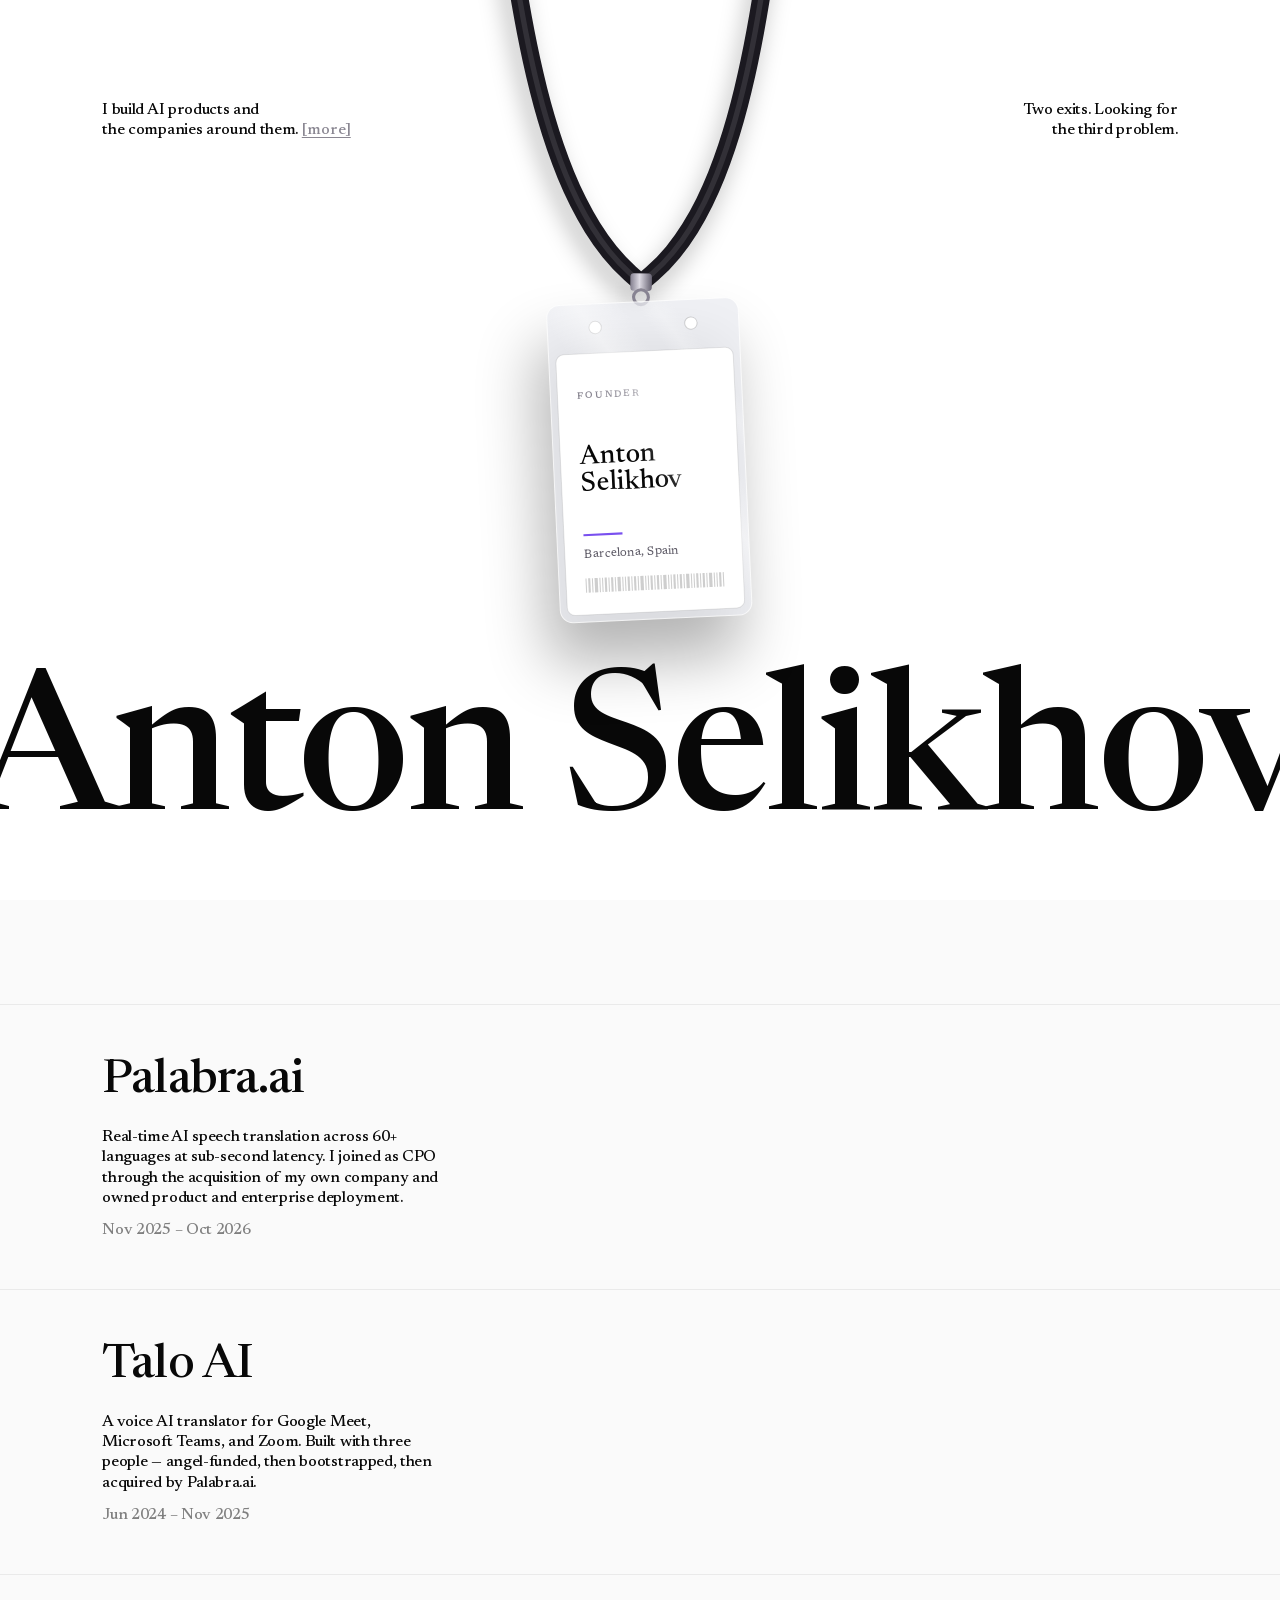
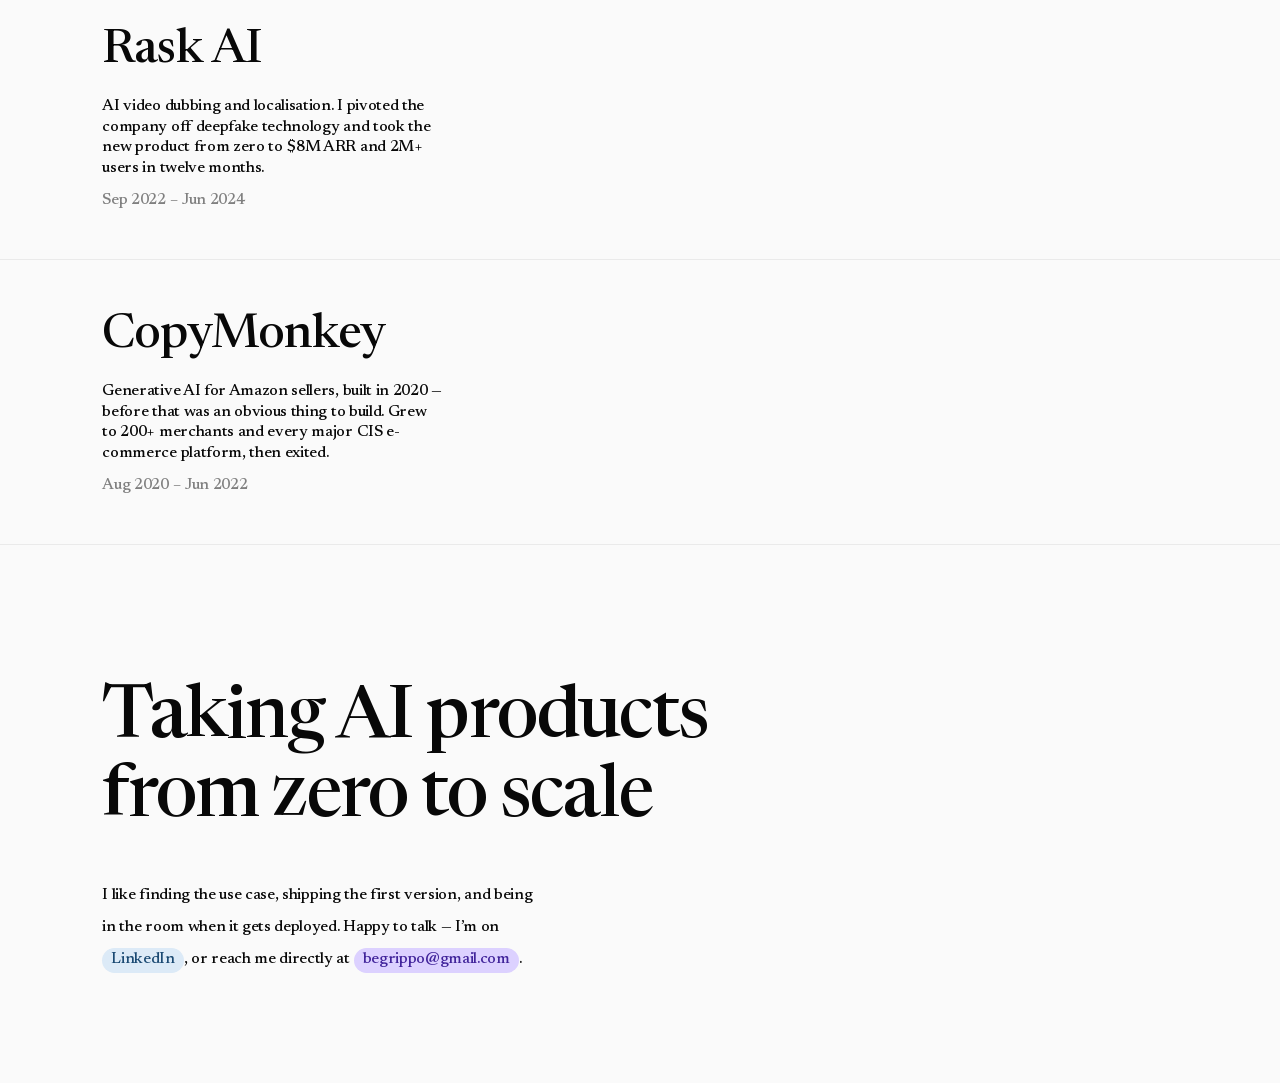
<file: index.html>
<!doctype html>
<html lang="en" data-theme="light">
	<head>
		<meta charset="utf-8" />
		<meta name="viewport" content="width=device-width, initial-scale=1" />
		<meta name="text-scale" content="scale" />
		<link
			rel="preload"
			href="/fonts/newsreader/Newsreader-latin.woff2"
			as="font"
			type="font/woff2"
			crossorigin
		/>
		<link rel="icon" href="/favicon.svg" type="image/svg+xml" />
		<link rel="icon" href="/favicon-32.png" sizes="32x32" type="image/png" />
		<link rel="apple-touch-icon" href="/apple-touch-icon.png" />
		<meta name="theme-color" content="#fafafa" />
		<link href="./_app/immutable/entry/start.733WW_oO.js" rel="modulepreload">
		<link href="./_app/immutable/entry/payload.DSmR2FwN.js" rel="modulepreload">
		<link href="./_app/immutable/chunks/BaNbYf_w.js" rel="modulepreload">
		<link href="./_app/immutable/chunks/BLatfoVK.js" rel="modulepreload">
		<link href="./_app/immutable/chunks/CW6COAmq.js" rel="modulepreload">
		<link href="./_app/immutable/chunks/ByrbAhcS.js" rel="modulepreload">
		<link href="./_app/immutable/chunks/ramCx9P5.js" rel="modulepreload">
		<link href="./_app/immutable/entry/app.BUULMdyA.js" rel="modulepreload">
		<link href="./_app/immutable/nodes/0.e8-HFCi4.js" rel="modulepreload">
		<link href="./_app/immutable/chunks/DK3Fl9T5.js" rel="modulepreload">
		<link href="./_app/immutable/nodes/2.D6LF6e0x.js" rel="modulepreload">
		<link href="./_app/immutable/chunks/DLRnGTg5.js" rel="modulepreload">
		<link href="./_app/immutable/chunks/DOSfwYuf.js" rel="modulepreload">
		<!--kj5o6g--><meta name="description" content="Founder and product leader. Ten years building AI products — two exits, and one pivot that went from zero to $8M ARR in twelve months."/> <link rel="canonical" href="https://begrippo.github.io/"/> <meta property="og:type" content="website"/> <meta property="og:site_name" content="Anton Selikhov"/> <meta property="og:url" content="https://begrippo.github.io/"/> <meta property="og:title" content="Anton Selikhov"/> <meta property="og:description" content="Founder and product leader. Ten years building AI products — two exits, and one pivot that went from zero to $8M ARR in twelve months."/> <meta property="og:image" content="https://begrippo.github.io/card.png"/> <meta property="og:image:width" content="1200"/> <meta property="og:image:height" content="630"/> <meta property="og:image:type" content="image/png"/> <meta property="og:image:alt" content="Anton Selikhov — I build AI products and the companies around them."/> <meta name="twitter:card" content="summary_large_image"/> <meta name="twitter:title" content="Anton Selikhov"/> <meta name="twitter:description" content="Founder and product leader. Ten years building AI products — two exits, and one pivot that went from zero to $8M ARR in twelve months."/> <meta name="twitter:image" content="https://begrippo.github.io/card.png"/> <meta name="twitter:image:alt" content="Anton Selikhov — I build AI products and the companies around them."/><!----><title>Anton Selikhov</title>
		<link href="./_app/immutable/assets/0.CdhJrzRX.css" rel="stylesheet">
		<link href="./_app/immutable/assets/2.iIN3LIlN.css" rel="stylesheet">
	</head>
	<body data-sveltekit-preload-data="hover">
		<div style="display: contents"><!--[--><!--[--><!--[0--><!--[--><!--[--><!--[-1--><!--[--><!----> <a class="skip" href="#work">Skip to work</a> <main><section class="hero svelte-1q37ri0" aria-label="Introduction"><p class="intro svelte-1q37ri0"><!--[--><!---->I build AI products and<!--[0--><br/><!--]--><!---->the companies around them.<!--[-1--><!--]--><!--]--> <button type="button" class="more svelte-1q37ri0" aria-haspopup="dialog">[more]</button></p> <p class="status svelte-1q37ri0"><!--[--><!---->Two exits. Looking for<!--[0--><br/><!--]--><!---->the third problem.<!--[-1--><!--]--><!--]--></p> <h1 class="svelte-1q37ri0"><span class="svelte-1q37ri0">Anton</span> <span class="svelte-1q37ri0">Selikhov</span></h1> <canvas aria-label="A conference badge for Anton Selikhov hanging from a lanyard. Drag it to swing it." class="svelte-dtbgkf"></canvas><!----></section><!----> <section id="work" aria-label="Selected work" class="svelte-17ndl8v"><!--[--><a class="project svelte-17ndl8v" href="/work/palabra/"><div class="label svelte-17ndl8v"><div class="copy svelte-17ndl8v"><h2 class="svelte-17ndl8v">Palabra.ai</h2> <p class="svelte-17ndl8v">Real-time AI speech translation across 60+ languages at sub-second latency. I joined as CPO through the acquisition of my own company and owned product and enterprise deployment.</p> <p class="date svelte-17ndl8v">Nov 2025 – Oct 2026</p></div></div> <!--[0--><div class="previews svelte-17ndl8v" aria-hidden="true"><!--[--><img src="/work/palabra/placeholder-1.svg" alt="" class="preview preview-0 svelte-17ndl8v" loading="lazy" decoding="async"/><img src="/work/palabra/placeholder-2.svg" alt="" class="preview preview-1 svelte-17ndl8v" loading="lazy" decoding="async"/><img src="/work/palabra/placeholder-3.svg" alt="" class="preview preview-2 svelte-17ndl8v" loading="lazy" decoding="async"/><!--]--></div><!--]--></a><a class="project svelte-17ndl8v" href="/work/talo/"><div class="label svelte-17ndl8v"><div class="copy svelte-17ndl8v"><h2 class="svelte-17ndl8v">Talo AI</h2> <p class="svelte-17ndl8v">A voice AI translator for Google Meet, Microsoft Teams, and Zoom. Built with three people — angel-funded, then bootstrapped, then acquired by Palabra.ai.</p> <p class="date svelte-17ndl8v">Jun 2024 – Nov 2025</p></div></div> <!--[0--><div class="previews svelte-17ndl8v" aria-hidden="true"><!--[--><img src="/work/talo/placeholder-1.svg" alt="" class="preview preview-0 svelte-17ndl8v" loading="lazy" decoding="async"/><img src="/work/talo/placeholder-2.svg" alt="" class="preview preview-1 svelte-17ndl8v" loading="lazy" decoding="async"/><img src="/work/talo/placeholder-3.svg" alt="" class="preview preview-2 svelte-17ndl8v" loading="lazy" decoding="async"/><!--]--></div><!--]--></a><a class="project svelte-17ndl8v" href="/work/rask/"><div class="label svelte-17ndl8v"><div class="copy svelte-17ndl8v"><h2 class="svelte-17ndl8v">Rask AI</h2> <p class="svelte-17ndl8v">AI video dubbing and localisation. I pivoted the company off deepfake technology and took the new product from zero to $8M ARR and 2M+ users in twelve months.</p> <p class="date svelte-17ndl8v">Sep 2022 – Jun 2024</p></div></div> <!--[0--><div class="previews svelte-17ndl8v" aria-hidden="true"><!--[--><img src="/work/rask/placeholder-1.svg" alt="" class="preview preview-0 svelte-17ndl8v" loading="lazy" decoding="async"/><img src="/work/rask/placeholder-2.svg" alt="" class="preview preview-1 svelte-17ndl8v" loading="lazy" decoding="async"/><img src="/work/rask/placeholder-3.svg" alt="" class="preview preview-2 svelte-17ndl8v" loading="lazy" decoding="async"/><!--]--></div><!--]--></a><a class="project svelte-17ndl8v" href="/work/copymonkey/"><div class="label svelte-17ndl8v"><div class="copy svelte-17ndl8v"><h2 class="svelte-17ndl8v">CopyMonkey</h2> <p class="svelte-17ndl8v">Generative AI for Amazon sellers, built in 2020 — before that was an obvious thing to build. Grew to 200+ merchants and every major CIS e-commerce platform, then exited.</p> <p class="date svelte-17ndl8v">Aug 2020 – Jun 2022</p></div></div> <!--[0--><div class="previews svelte-17ndl8v" aria-hidden="true"><!--[--><img src="/work/copymonkey/placeholder-1.svg" alt="" class="preview preview-0 svelte-17ndl8v" loading="lazy" decoding="async"/><img src="/work/copymonkey/placeholder-2.svg" alt="" class="preview preview-1 svelte-17ndl8v" loading="lazy" decoding="async"/><img src="/work/copymonkey/placeholder-3.svg" alt="" class="preview preview-2 svelte-17ndl8v" loading="lazy" decoding="async"/><!--]--></div><!--]--></a><!--]--></section><!----></main> <footer class="svelte-jz8lnl"><h2 class="svelte-jz8lnl"><!--[--><!---->Taking AI products<!--[0--><br/><!--]--><!---->from zero to scale<!--[-1--><!--]--><!--]--></h2> <p class="svelte-jz8lnl">I like finding the use case, shipping the first version, and being in the room when it
		gets deployed. Happy to talk — I’m on <!--[--><a class="social svelte-jz8lnl" href="https://linkedin.com/in/anton-selikhov" target="_blank" rel="noopener noreferrer"><span class="pill linkedin svelte-jz8lnl">LinkedIn</span></a>,<!--]--> or reach me directly at <a class="social svelte-jz8lnl" href="mailto:begrippo@gmail.com"><span class="pill email svelte-jz8lnl">begrippo@gmail.com</span></a>.</p></footer><!----> <dialog aria-labelledby="about-title" class="svelte-7hpc9t"><div class="panel svelte-7hpc9t"><div class="intro"><header class="svelte-7hpc9t"><h2 id="about-title" class="svelte-7hpc9t">About</h2> <button type="button" class="close svelte-7hpc9t" aria-label="Close"><svg viewBox="0 0 24 24" width="24" height="24" fill="none" stroke="currentColor" stroke-width="1.5" stroke-linecap="round" aria-hidden="true"><path d="M18 6 6 18M6 6l12 12"></path></svg></button></header> <div class="bio svelte-7hpc9t"><!--[--><p class="svelte-7hpc9t">I’m a founder and product leader. Two exits, and before that a pivot that took a company from zero to $8M ARR in twelve months.</p><p class="svelte-7hpc9t">I like the whole arc: finding the use case, shipping the first version, then sitting in the room where an enterprise decides whether to deploy it. I’ve done that with DHL, Deloitte, Paramount, and Hyundai.</p><p class="svelte-7hpc9t">Based in Barcelona, open to relocation.</p><!--]--></div></div> <!--[0--><div class="headshot svelte-7hpc9t"><img src="/assets/headshot.webp" alt="Anton at a desk with a laptop, in front of a chalkboard wall." width="1400" height="933" loading="lazy" decoding="async" class="svelte-7hpc9t"/> <!--[-1--><!--]--></div><!--]--> <section aria-labelledby="experience-title"><h3 id="experience-title" class="svelte-7hpc9t">Experience</h3> <ol class="experience svelte-7hpc9t"><!--[--><li class="svelte-7hpc9t"><span class="years svelte-7hpc9t">2025 – 2026</span> <span class="company svelte-7hpc9t">Palabra.ai</span> <span class="role svelte-7hpc9t">Chief Product Officer</span></li><li class="svelte-7hpc9t"><span class="years svelte-7hpc9t">2024 – 2025</span> <span class="company svelte-7hpc9t">Talo AI</span> <span class="role svelte-7hpc9t">Founder &amp; CEO — acquired</span></li><li class="svelte-7hpc9t"><span class="years svelte-7hpc9t">2022 – 2024</span> <span class="company svelte-7hpc9t">Rask AI</span> <span class="role svelte-7hpc9t">Chief Product Officer</span></li><li class="svelte-7hpc9t"><span class="years svelte-7hpc9t">2020 – 2022</span> <span class="company svelte-7hpc9t">CopyMonkey</span> <span class="role svelte-7hpc9t">Founder &amp; CEO — exited</span></li><li class="svelte-7hpc9t"><span class="years svelte-7hpc9t">2020</span> <span class="company svelte-7hpc9t">Watchout!AI</span> <span class="role svelte-7hpc9t">Founder &amp; CEO</span></li><li class="svelte-7hpc9t"><span class="years svelte-7hpc9t">2016 – 2019</span> <span class="company svelte-7hpc9t">Kaspersky</span> <span class="role svelte-7hpc9t">Product Owner, Anti-Cheat</span></li><li class="svelte-7hpc9t"><span class="years svelte-7hpc9t">2014 – 2016</span> <span class="company svelte-7hpc9t">RAIDIX</span> <span class="role svelte-7hpc9t">Quality Manager</span></li><!--]--></ol></section> <section aria-labelledby="education-title"><h3 id="education-title" class="svelte-7hpc9t">Education</h3> <ol class="experience stacked svelte-7hpc9t"><li class="svelte-7hpc9t"><span class="years svelte-7hpc9t">2011 – 2015</span> <span class="stack svelte-7hpc9t"><span class="company svelte-7hpc9t">B.S. Software Engineering</span> <span class="role svelte-7hpc9t">Peter the Great St. Petersburg Polytechnic University</span></span></li></ol></section> <section aria-labelledby="languages-title"><h3 id="languages-title" class="svelte-7hpc9t">Languages</h3> <ol class="experience svelte-7hpc9t"><!--[--><li class="svelte-7hpc9t"><span class="years svelte-7hpc9t"></span> <span class="company svelte-7hpc9t">English</span> <span class="role svelte-7hpc9t">Full Professional</span></li><li class="svelte-7hpc9t"><span class="years svelte-7hpc9t"></span> <span class="company svelte-7hpc9t">Russian</span> <span class="role svelte-7hpc9t">Native</span></li><!--]--></ol></section></div></dialog><!----><!--]--><!--]--><!--]--><!----><!--]--><!--]--><!--]--><!----> <!--[-1--><!--]--><!--]-->
			
			<script>
				{
					__sveltekit_zrsbjy = {
						base: new URL(".", location).pathname.slice(0, -1),
						version: "1791044601046"
					};

					const element = document.currentScript.parentElement;

					import("./_app/immutable/entry/start.733WW_oO.js").then(async (kit) => {
						kit.init(__sveltekit_zrsbjy);
						const app = await import("./_app/immutable/entry/app.BUULMdyA.js");
						kit.start(app, element, {
							node_ids: [0, 2],
							data: [null,null],
							form: null,
							error: null
						});
					});
				}
			</script>
		</div>
	</body>
</html>
</file>
<file: _app/immutable/assets/0.CdhJrzRX.css>
@font-face{font-family:Newsreader;src:url(../../../fonts/newsreader/Newsreader-latin.woff2)format("woff2");unicode-range:U+??,U+131,U+152-153,U+2BB-2BC,U+2C6,U+2DA,U+2DC,U+304,U+308,U+329,U+2000-206F,U+20AC,U+2122,U+2191,U+2193,U+2212,U+2215,U+FEFF,U+FFFD;font-style:normal;font-weight:200 800;font-display:swap}@font-face{font-family:Newsreader;src:url(../../../fonts/newsreader/Newsreader-latin-ext.woff2)format("woff2");unicode-range:U+100-2BA,U+2BD-2C5,U+2C7-2CC,U+2CE-2D7,U+2DD-2FF,U+304,U+308,U+329,U+1D00-1DBF,U+1E00-1E9F,U+1EF2-1EFF,U+2020,U+20A0-20AB,U+20AD-20C0,U+2113,U+2C60-2C7F,U+A720-A7FF;font-style:normal;font-weight:200 800;font-display:swap}@font-face{font-family:Newsreader;src:url(/fonts/newsreader/Newsreader-Italic-latin.woff2)format("woff2");unicode-range:U+??,U+131,U+152-153,U+2BB-2BC,U+2C6,U+2DA,U+2DC,U+304,U+308,U+329,U+2000-206F,U+20AC,U+2122,U+2191,U+2193,U+2212,U+2215,U+FEFF,U+FFFD;font-style:italic;font-weight:200 800;font-display:swap}@font-face{font-family:Newsreader;src:url(/fonts/newsreader/Newsreader-Italic-latin-ext.woff2)format("woff2");unicode-range:U+100-2BA,U+2BD-2C5,U+2C7-2CC,U+2CE-2D7,U+2DD-2FF,U+304,U+308,U+329,U+1D00-1DBF,U+1E00-1E9F,U+1EF2-1EFF,U+2020,U+20A0-20AB,U+20AD-20C0,U+2113,U+2C60-2C7F,U+A720-A7FF;font-style:italic;font-weight:200 800;font-display:swap}:root{--font:"Newsreader", Georgia, "Times New Roman", serif;--ink:#080808;--ink-soft:#5b5864;--ink-mute:#77747f;--ink-faint:#8a8792;--rule:#eaeaea;--rule-soft:#eceaf0;--paper:#fafafa;--card:#fff;--accent:#7950ef;--selection:#dcd1ff;--ease-out:cubic-bezier(.23, 1, .32, 1);--page-gutter:clamp(32px, 8vw, 128px);color:var(--ink);background:var(--paper);font-family:var(--font);font-synthesis:none;-webkit-font-smoothing:antialiased;-moz-osx-font-smoothing:grayscale;font-weight:500}*{box-sizing:border-box}body{margin:0}h1,h2,h3,p{margin:0;font-weight:500}a{color:inherit;text-decoration:none}button{font:inherit}img{max-width:100%}::selection{background:var(--selection)}a:focus-visible,button:focus-visible{outline:2px solid var(--accent);outline-offset:8px}html{scroll-behavior:auto}.skip{z-index:50;background:var(--card);padding:12px;position:fixed;top:16px;left:16px;transform:translateY(-200%)}.skip:focus{transform:none}
</file>
<file: _app/immutable/assets/2.iIN3LIlN.css>
dialog.svelte-7hpc9t{background:0 0;border:0;width:100vw;max-width:none;height:100dvh;max-height:none;margin:0;padding:0;transition:background .4s;position:fixed;inset:0}dialog.shown.svelte-7hpc9t{background:#0000001f}dialog.svelte-7hpc9t::backdrop{background:0 0}.panel.svelte-7hpc9t{background:var(--card);overscroll-behavior:contain;width:min(520px,100vw);transition:transform .45s var(--ease-out);flex-direction:column;gap:clamp(24px,4vh,40px);padding:clamp(32px,5vh,56px) 56px;font-weight:400;display:flex;position:absolute;top:0;bottom:0;left:0;overflow-y:auto;transform:translate(-100%)}.shown.svelte-7hpc9t .panel:where(.svelte-7hpc9t){transform:none}header.svelte-7hpc9t{justify-content:space-between;align-items:flex-start;margin-bottom:32px;display:flex}h2.svelte-7hpc9t{letter-spacing:-.02em;font-size:48px;font-weight:400;line-height:1.1}.close.svelte-7hpc9t{width:40px;height:40px;color:var(--ink);cursor:pointer;background:0 0;border:0;border-radius:999px;place-items:center;margin:2px -8px 0 0;padding:0;transition:background .15s;display:grid}.close.svelte-7hpc9t:hover{background:#f2f1f4}.close.svelte-7hpc9t:focus-visible{outline:2px solid var(--accent);outline-offset:2px}.bio.svelte-7hpc9t p:where(.svelte-7hpc9t){color:var(--ink-soft);text-wrap:pretty;font-size:16px;line-height:1.6}.bio.svelte-7hpc9t p:where(.svelte-7hpc9t)+p:where(.svelte-7hpc9t){margin-top:16px}.headshot.svelte-7hpc9t{aspect-ratio:3/2;border-radius:4px;flex:0 auto;width:100%;min-height:160px;position:relative;overflow:hidden;box-shadow:0 1px 2px #0000000a,0 2px 8px #00000008}.headshot.svelte-7hpc9t img:where(.svelte-7hpc9t){object-fit:cover;width:100%;height:100%;transition:filter .6s var(--ease-out), transform .6s var(--ease-out);border-radius:4px;position:absolute;inset:0}.headshot.svelte-7hpc9t .subject:where(.svelte-7hpc9t){opacity:0;transition:opacity .6s var(--ease-out), filter .6s var(--ease-out)}@media (hover:hover) and (pointer:fine){.has-subject.svelte-7hpc9t:hover img:where(.svelte-7hpc9t):first-child{filter:brightness(.7)saturate(.9)}.has-subject.svelte-7hpc9t:hover .subject:where(.svelte-7hpc9t){opacity:1;filter:brightness(1.12)}.headshot.svelte-7hpc9t:not(.has-subject):hover img:where(.svelte-7hpc9t){filter:brightness(1.07)saturate(1.06);transform:scale(1.03)}}h3.svelte-7hpc9t{margin:0 0 4px;font-size:16px;font-weight:500}.experience.svelte-7hpc9t{margin:0;padding:0;list-style:none}.experience.svelte-7hpc9t li:where(.svelte-7hpc9t){border-bottom:1px solid var(--rule-soft);grid-template-columns:104px 1fr auto;gap:16px;padding:14px 0;font-size:15px;line-height:1.4;display:grid}.years.svelte-7hpc9t{color:var(--ink-mute);font-variant-numeric:tabular-nums}.company.svelte-7hpc9t{color:var(--ink)}.role.svelte-7hpc9t{color:var(--ink-mute);text-align:right}.stacked.svelte-7hpc9t li:where(.svelte-7hpc9t){grid-template-columns:104px 1fr}.stack.svelte-7hpc9t{gap:2px;display:grid}.stack.svelte-7hpc9t .role:where(.svelte-7hpc9t){text-align:left}@media (width<=600px){.panel.svelte-7hpc9t{gap:32px;padding:28px 24px 40px}h2.svelte-7hpc9t{font-size:38px}.experience.svelte-7hpc9t li:where(.svelte-7hpc9t){grid-template-columns:84px 1fr auto;gap:12px;font-size:14px}}@media (prefers-reduced-motion:reduce){dialog.svelte-7hpc9t,.panel.svelte-7hpc9t{transition:none}}footer.svelte-jz8lnl{padding:0 var(--page-gutter) clamp(72px, 12vh, 140px)}h2.svelte-jz8lnl{letter-spacing:-.025em;margin-bottom:40px;font-size:clamp(38px,6vw,72px);line-height:1.1}p.svelte-jz8lnl{letter-spacing:-.02em;text-wrap:pretty;max-width:48ch;font-size:16px;line-height:2}.social.svelte-jz8lnl:focus-visible{outline:none}.pill.svelte-jz8lnl{background:var(--pill-bg);color:var(--pill-ink);white-space:nowrap;transition:transform .18s var(--ease-out), filter .18s;border-radius:999px;padding:1px 9px 2px;line-height:1.35;display:inline-block}.social.svelte-jz8lnl:hover .pill:where(.svelte-jz8lnl),.social.svelte-jz8lnl:focus-visible .pill:where(.svelte-jz8lnl){filter:saturate(1.25);transform:translateY(-1px)}.social.svelte-jz8lnl:focus-visible .pill:where(.svelte-jz8lnl){outline:2px solid var(--accent);outline-offset:2px}.linkedin.svelte-jz8lnl{--pill-bg:#dceaf7;--pill-ink:#1b4a73}.twitter.svelte-jz8lnl{--pill-bg:#e4e4e7;--pill-ink:#18181b}.instagram.svelte-jz8lnl{--pill-bg:#fbe0ea;--pill-ink:#8a2252}.email.svelte-jz8lnl{--pill-bg:var(--selection);--pill-ink:#41249b}@media (width<=700px){p.svelte-jz8lnl{max-width:none;line-height:1.9}}canvas.svelte-dtbgkf{z-index:2;touch-action:pan-y;cursor:default;width:100%;height:100%;display:block;position:absolute;inset:0}canvas.hovering.svelte-dtbgkf{cursor:grab}canvas.dragging.svelte-dtbgkf{cursor:grabbing}.hero.svelte-1q37ri0{background:var(--card);width:100%;height:100vh;position:relative;overflow:hidden}.intro.svelte-1q37ri0,.status.svelte-1q37ri0{z-index:3;letter-spacing:-.02em;pointer-events:none;font-size:1rem;line-height:1.25;position:absolute;top:100px}.intro.svelte-1q37ri0{left:var(--page-gutter)}.status.svelte-1q37ri0{right:var(--page-gutter);text-align:right}.more.svelte-1q37ri0{color:var(--ink-faint);font:inherit;text-underline-offset:3px;cursor:pointer;pointer-events:auto;background:0 0;border:0;padding:0;text-decoration:underline;text-decoration-thickness:1px;transition:color .15s}.more.svelte-1q37ri0:hover{color:var(--ink)}.more.svelte-1q37ri0:focus-visible{outline:2px solid var(--accent);outline-offset:3px;border-radius:2px}h1.svelte-1q37ri0{z-index:1;font-size:var(--h1-size,14vw);letter-spacing:-.02em;white-space:nowrap;line-height:1;position:absolute;bottom:3vw;left:-2.3vw}@media (width<=700px){.hero.svelte-1q37ri0{height:100svh;min-height:700px}.intro.svelte-1q37ri0{top:44px;left:32px}.status.svelte-1q37ri0{top:108px;right:32px}h1.svelte-1q37ri0{z-index:3;width:max-content;font-size:var(--h1-size,28vw);letter-spacing:-.035em;white-space:normal;text-align:left;pointer-events:none;line-height:.88;bottom:28px;left:50%;right:auto;transform:translate(-50%)}h1.svelte-1q37ri0 span:where(.svelte-1q37ri0){display:block}}section.svelte-17ndl8v{padding:104px 0 136px;scroll-margin-top:48px;overflow:clip}.project.svelte-17ndl8v{min-height:280px;padding:40px var(--page-gutter);border-top:1px solid var(--rule);isolation:isolate;align-items:center;display:flex;position:relative}.project.svelte-17ndl8v:last-child{border-bottom:1px solid var(--rule)}.project.svelte-17ndl8v:before{content:"";z-index:-1;background:var(--card);opacity:0;transition:opacity .18s;position:absolute;inset:0}.project.active.svelte-17ndl8v{z-index:10}.project.active.svelte-17ndl8v:before{opacity:1}.label.svelte-17ndl8v{width:340px;max-width:100%;position:relative}.copy.svelte-17ndl8v{padding:8px 0;transition:opacity .18s,filter .18s}h2.svelte-17ndl8v{letter-spacing:-.02em;margin-bottom:16px;font-size:48px;line-height:1.2}p.svelte-17ndl8v{letter-spacing:-.02em;font-size:16px;line-height:1.28}p.svelte-17ndl8v+p:where(.svelte-17ndl8v){margin-top:12px}.date.svelte-17ndl8v{opacity:.5}.muted.svelte-17ndl8v .copy:where(.svelte-17ndl8v){color:#0000;-webkit-text-stroke:.6px #0808086b}@supports not (-webkit-text-stroke:1px black){.muted.svelte-17ndl8v .copy:where(.svelte-17ndl8v){color:inherit;opacity:.35;filter:blur(4px)}}.previews.svelte-17ndl8v{top:50%;left:calc(var(--page-gutter) + 376px);right:var(--page-gutter);z-index:20;pointer-events:none;height:190px;position:absolute;transform:translateY(-50%)}.preview.svelte-17ndl8v{background:var(--card);object-fit:cover;opacity:0;width:250px;height:190px;transition:transform .25s var(--ease-out), opacity .16s ease;border:1px solid #0808081a;border-radius:4px;position:absolute;transform:translateY(64px)rotate(0)scale(.95)}.preview-0.svelte-17ndl8v{top:0;right:calc(2*max(0px,min(225px,50% - 125px)))}.preview-1.svelte-17ndl8v{top:8px;right:max(0px,min(225px,50% - 125px))}.preview-2.svelte-17ndl8v{top:8px;right:0}.active.svelte-17ndl8v .preview:where(.svelte-17ndl8v){opacity:1}.active.svelte-17ndl8v .preview-0:where(.svelte-17ndl8v){transform:translateY(0)rotate(-8deg)}.active.svelte-17ndl8v .preview-1:where(.svelte-17ndl8v){transition-delay:35ms;transform:translateY(0)rotate(10deg)}.active.svelte-17ndl8v .preview-2:where(.svelte-17ndl8v){transition-delay:70ms;transform:translateY(0)rotate(-7.2deg)}.project.svelte-17ndl8v:focus-visible{outline-offset:-5px}.project.svelte-17ndl8v:focus-visible .preview:where(.svelte-17ndl8v){transition:none}@media (prefers-reduced-motion:reduce){.preview.svelte-17ndl8v{transition:opacity .16s;transform:none!important}.active.svelte-17ndl8v .preview:where(.svelte-17ndl8v){transition-delay:0s}}@media (width<=700px){section.svelte-17ndl8v{padding:48px 0 56px}.project.svelte-17ndl8v{min-height:0;padding:32px 24px;display:block}.label.svelte-17ndl8v{width:100%}h2.svelte-17ndl8v{margin-bottom:12px;font-size:32px}.previews.svelte-17ndl8v{z-index:auto;height:auto;margin-top:24px;position:relative;inset:auto;transform:none}.preview.svelte-17ndl8v{object-fit:contain;opacity:1;width:100%;height:auto;transition:none;display:none;position:static;transform:none!important}.preview-0.svelte-17ndl8v{display:block}.muted.svelte-17ndl8v .copy:where(.svelte-17ndl8v){color:inherit;opacity:1;filter:none;-webkit-text-stroke:0}}
</file>
